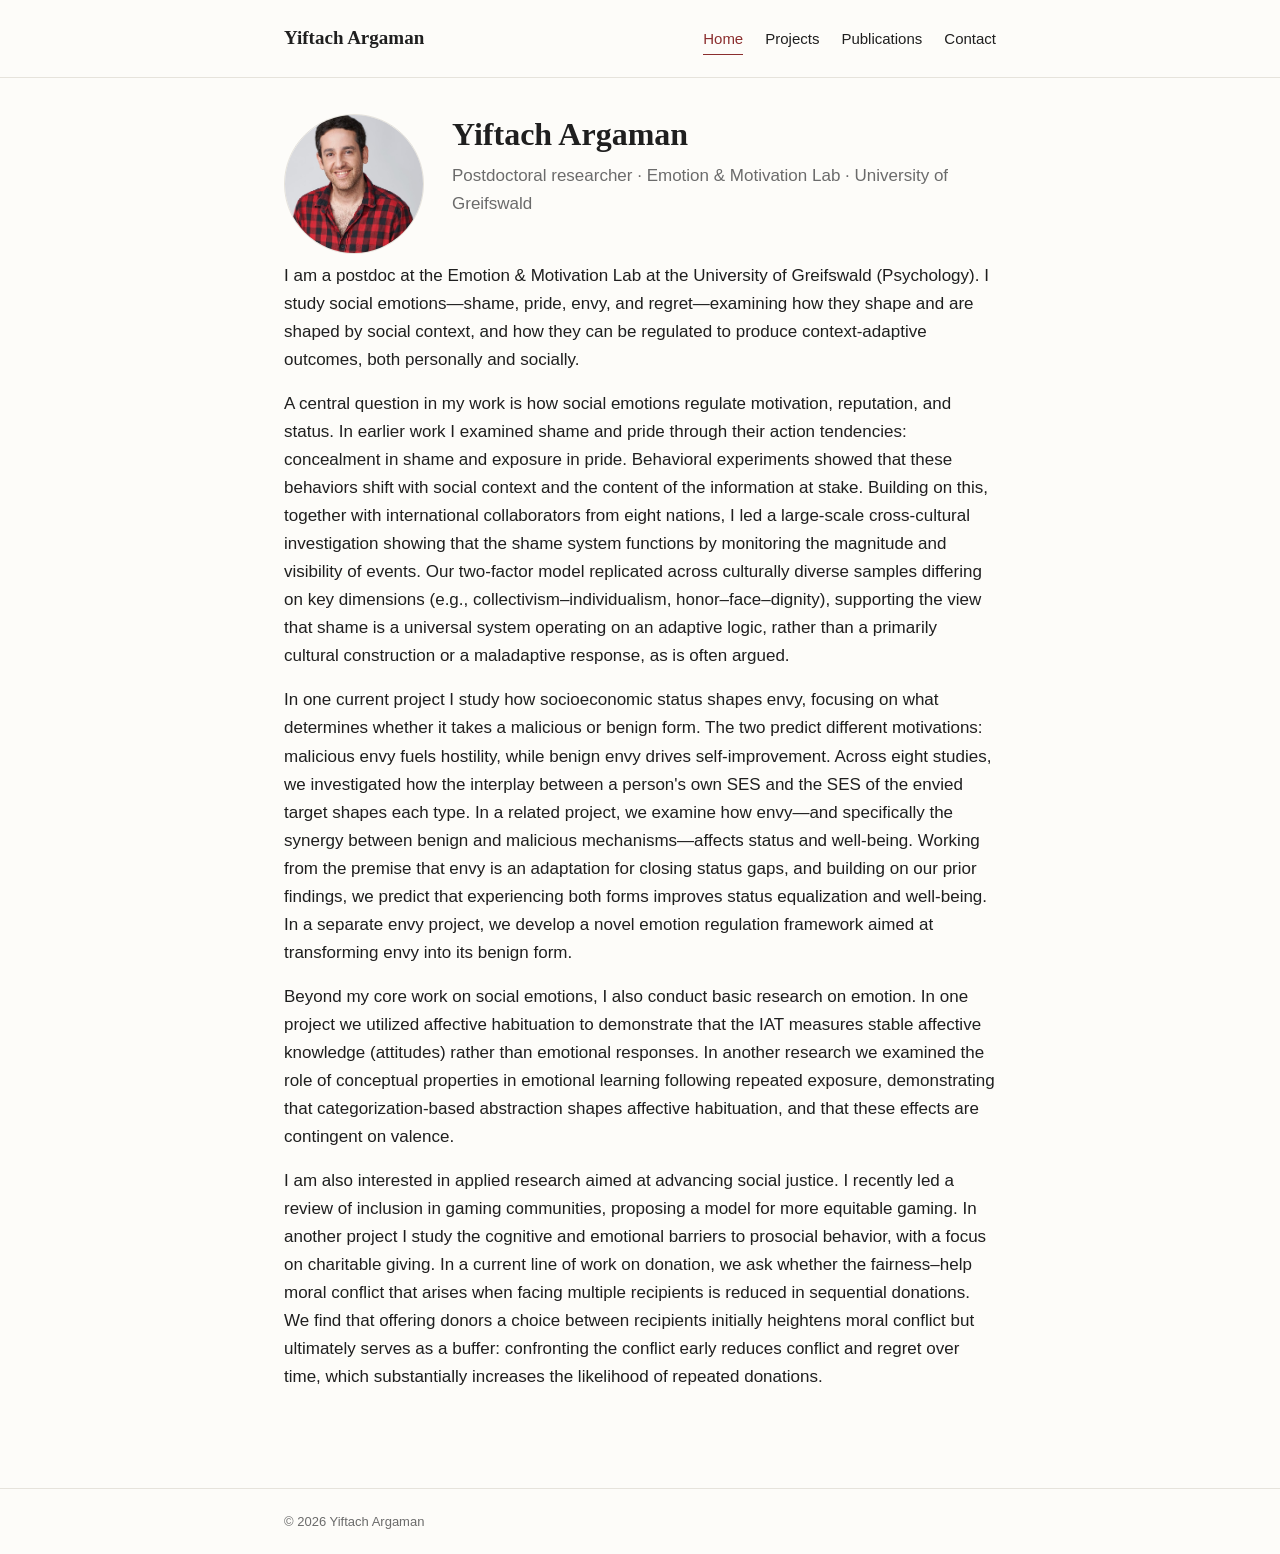
<file: index.html>
<!doctype html>
<html lang="en">
<head>
<meta name="google-site-verification" content="WyiFyaRzgyPe4Vfk2aZZRbiuQGdfLKsLaKZh_rSBrdE" />
<meta charset="utf-8">
<meta name="viewport" content="width=device-width, initial-scale=1">
<title>Yiftach Argaman</title>
<meta name="description" content="Yiftach Argaman — postdoctoral researcher in social emotions at the University of Greifswald.">
<link rel="stylesheet" href="styles.css">
</head>
<body>
<header class="site">
  <div class="container">
    <nav class="site">
      <span class="name">Yiftach Argaman</span>
      <a href="index.html" class="active">Home</a>
      <a href="projects.html">Projects</a>
      <a href="publications.html">Publications</a>
      <a href="contact.html">Contact</a>
    </nav>
  </div>
</header>
<main>
  <div class="container">
    <div class="hero">
      <img class="photo" src="profile.jpeg" alt="Yiftach Argaman">
      <div class="intro">
        <h1>Yiftach Argaman</h1>
        <p class="tagline">Postdoctoral researcher · Emotion &amp; Motivation Lab · University of Greifswald</p>
      </div>
    </div>
    <p>I am a postdoc at the Emotion &amp; Motivation Lab at the University of Greifswald (Psychology). I study social emotions—shame, pride, envy, and regret—examining how they shape and are shaped by social context, and how they can be regulated to produce context-adaptive outcomes, both personally and socially.</p>
    <p>A central question in my work is how social emotions regulate motivation, reputation, and status. In earlier work I examined shame and pride through their action tendencies: concealment in shame and exposure in pride. Behavioral experiments showed that these behaviors shift with social context and the content of the information at stake. Building on this, together with international collaborators from eight nations, I led a large-scale cross-cultural investigation showing that the shame system functions by monitoring the magnitude and visibility of events. Our two-factor model replicated across culturally diverse samples differing on key dimensions (e.g., collectivism–individualism, honor–face–dignity), supporting the view that shame is a universal system operating on an adaptive logic, rather than a primarily cultural construction or a maladaptive response, as is often argued.</p>
    <p>In one current project I study how socioeconomic status shapes envy, focusing on what determines whether it takes a malicious or benign form. The two predict different motivations: malicious envy fuels hostility, while benign envy drives self-improvement. Across eight studies, we investigated how the interplay between a person's own SES and the SES of the envied target shapes each type. In a related project, we examine how envy—and specifically the synergy between benign and malicious mechanisms—affects status and well-being. Working from the premise that envy is an adaptation for closing status gaps, and building on our prior findings, we predict that experiencing both forms improves status equalization and well-being. In a separate envy project, we develop a novel emotion regulation framework aimed at transforming envy into its benign form.</p>
    <p>Beyond my core work on social emotions, I also conduct basic research on emotion. In one project we utilized affective habituation to demonstrate that the IAT measures stable affective knowledge (attitudes) rather than emotional responses. In another research we examined the role of conceptual properties in emotional learning following repeated exposure, demonstrating that categorization-based abstraction shapes affective habituation, and that these effects are contingent on valence.</p>
    <p>I am also interested in applied research aimed at advancing social justice. I recently led a review of inclusion in gaming communities, proposing a model for more equitable gaming. In another project I study the cognitive and emotional barriers to prosocial behavior, with a focus on charitable giving. In a current line of work on donation, we ask whether the fairness–help moral conflict that arises when facing multiple recipients is reduced in sequential donations. We find that offering donors a choice between recipients initially heightens moral conflict but ultimately serves as a buffer: confronting the conflict early reduces conflict and regret over time, which substantially increases the likelihood of repeated donations.</p>
  </div>
</main>
<footer class="site">
  <div class="container">© <span id="year"></span> Yiftach Argaman</div>
</footer>
<script>document.getElementById('year').textContent = new Date().getFullYear();</script>
</body>
</html>
</file>
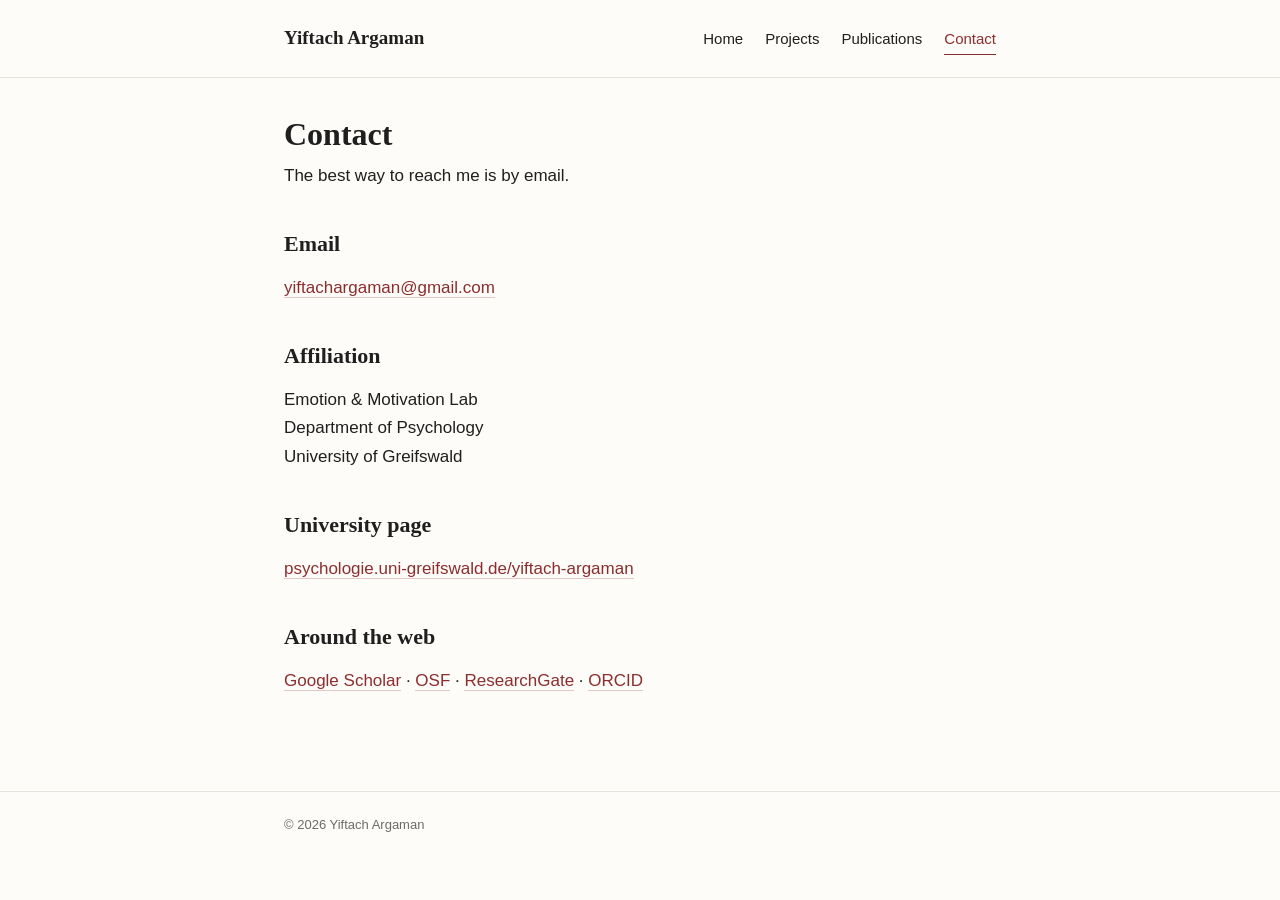
<file: contact.html>
<!doctype html>
<html lang="en">
<head>
<meta charset="utf-8">
<meta name="viewport" content="width=device-width, initial-scale=1">
<title>Contact · Yiftach Argaman</title>
<link rel="stylesheet" href="styles.css">
</head>
<body>
<header class="site">
  <div class="container">
    <nav class="site">
      <span class="name">Yiftach Argaman</span>
      <a href="index.html">Home</a>
      <a href="projects.html">Projects</a>
      <a href="publications.html">Publications</a>
      <a href="contact.html" class="active">Contact</a>
    </nav>
  </div>
</header>

<main>
  <div class="container">
    <h1>Contact</h1>
    <p>The best way to reach me is by email.</p>

    <h2>Email</h2>
    <p><a href="mailto:yiftachargaman@gmail.com">yiftachargaman@gmail.com</a></p>

    <h2>Affiliation</h2>
    <p>
      Emotion &amp; Motivation Lab<br>
      Department of Psychology<br>
      University of Greifswald
    </p>

    <h2>University page</h2>
    <p><a href="https://psychologie.uni-greifswald.de/yiftach-argaman/">psychologie.uni-greifswald.de/yiftach-argaman</a></p>

    <h2>Around the web</h2>
    <p>
      <a href="https://scholar.google.com/scholar?hl=iw&amp;as_sdt=0%2C5&amp;q=Yiftach+Argaman&amp;btnG=&amp;oq=y">Google Scholar</a> ·
      <a href="https://osf.io/my-projects?tab=1&amp;page=1">OSF</a> ·
      <a href="https://www.researchgate.net/profile/Yiftach-Argaman?ev=hdr_xprf">ResearchGate</a> ·
      <a href="https://orcid.org/0000-0002-1736-9651">ORCID</a>
    </p>
  </div>
</main>

<footer class="site">
  <div class="container">© <span id="year"></span> Yiftach Argaman</div>
</footer>
<script>document.getElementById('year').textContent = new Date().getFullYear();</script>
</body>
</html>
</file>
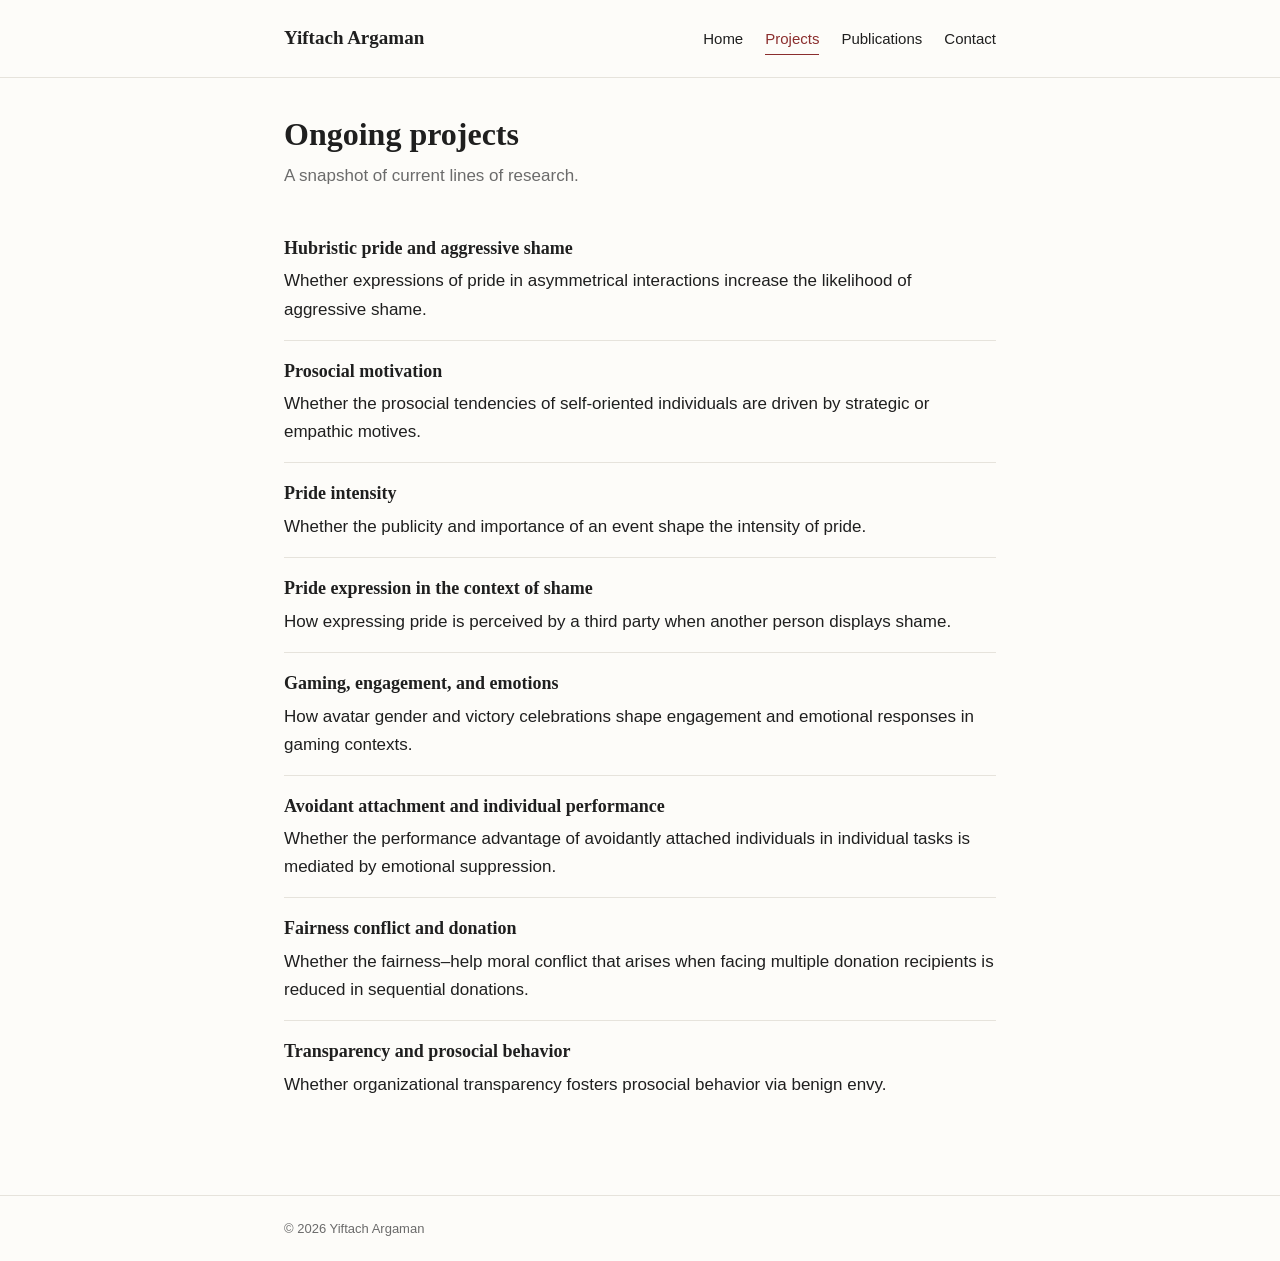
<file: projects.html>
<!doctype html>
<html lang="en">
<head>
<meta charset="utf-8">
<meta name="viewport" content="width=device-width, initial-scale=1">
<title>Projects · Yiftach Argaman</title>
<link rel="stylesheet" href="styles.css">
</head>
<body>
<header class="site">
  <div class="container">
    <nav class="site">
      <span class="name">Yiftach Argaman</span>
      <a href="index.html">Home</a>
      <a href="projects.html" class="active">Projects</a>
      <a href="publications.html">Publications</a>
      <a href="contact.html">Contact</a>
    </nav>
  </div>
</header>

<main>
  <div class="container">
    <h1>Ongoing projects</h1>
    <p class="tagline">A snapshot of current lines of research.</p>

    <section class="project">
      <h3>Hubristic pride and aggressive shame</h3>
      <p>Whether expressions of pride in asymmetrical interactions increase the likelihood of aggressive shame.</p>
    </section>

    <section class="project">
      <h3>Prosocial motivation</h3>
      <p>Whether the prosocial tendencies of self-oriented individuals are driven by strategic or empathic motives.</p>
    </section>

    <section class="project">
      <h3>Pride intensity</h3>
      <p>Whether the publicity and importance of an event shape the intensity of pride.</p>
    </section>

    <section class="project">
      <h3>Pride expression in the context of shame</h3>
      <p>How expressing pride is perceived by a third party when another person displays shame.</p>
    </section>

    <section class="project">
      <h3>Gaming, engagement, and emotions</h3>
      <p>How avatar gender and victory celebrations shape engagement and emotional responses in gaming contexts.</p>
    </section>

    <section class="project">
      <h3>Avoidant attachment and individual performance</h3>
      <p>Whether the performance advantage of avoidantly attached individuals in individual tasks is mediated by emotional suppression.</p>
    </section>

    <section class="project">
      <h3>Fairness conflict and donation</h3>
      <p>Whether the fairness–help moral conflict that arises when facing multiple donation recipients is reduced in sequential donations.</p>
    </section>

    <section class="project">
      <h3>Transparency and prosocial behavior</h3>
      <p>Whether organizational transparency fosters prosocial behavior via benign envy.</p>
    </section>
  </div>
</main>

<footer class="site">
  <div class="container">© <span id="year"></span> Yiftach Argaman</div>
</footer>
<script>document.getElementById('year').textContent = new Date().getFullYear();</script>
</body>
</html>
</file>
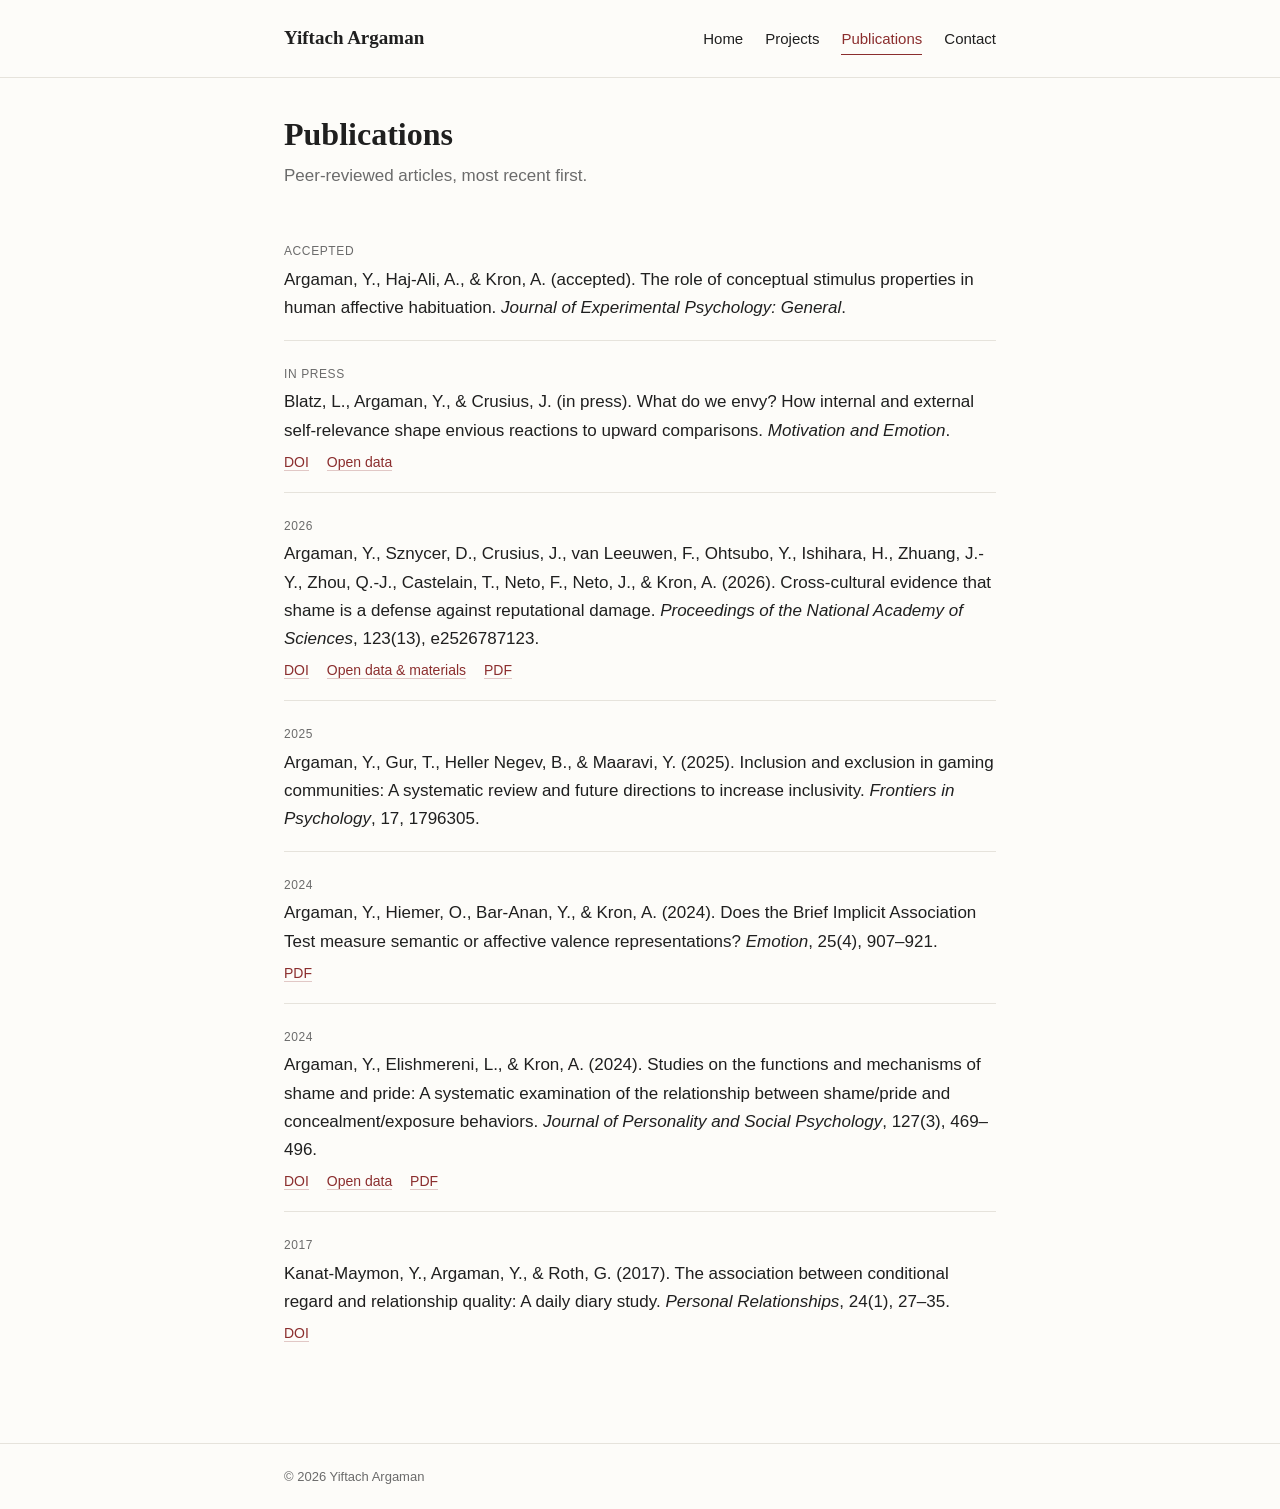
<file: publications.html>
<!doctype html>
<html lang="en">
<head>
<meta charset="utf-8">
<meta name="viewport" content="width=device-width, initial-scale=1">
<title>Publications · Yiftach Argaman</title>
<link rel="stylesheet" href="styles.css">
</head>
<body>
<header class="site">
  <div class="container">
    <nav class="site">
      <span class="name">Yiftach Argaman</span>
      <a href="index.html">Home</a>
      <a href="projects.html">Projects</a>
      <a href="publications.html" class="active">Publications</a>
      <a href="contact.html">Contact</a>
    </nav>
  </div>
</header>

<main>
  <div class="container">
    <h1>Publications</h1>
    <p class="tagline">Peer-reviewed articles, most recent first.</p>

    <ol class="pub-list">
      <li>
        <span class="year-tag">Accepted</span><br>
        Argaman, Y., Haj-Ali, A., &amp; Kron, A. (accepted). The role of conceptual stimulus properties in human affective habituation. <em>Journal of Experimental Psychology: General</em>.
      </li>

      <li>
        <span class="year-tag">In press</span><br>
        Blatz, L., Argaman, Y., &amp; Crusius, J. (in press). What do we envy? How internal and external self-relevance shape envious reactions to upward comparisons. <em>Motivation and Emotion</em>.
        <div class="pub-links">
          <a href="https://doi.org/10.1007/s11031-026-10239-0">DOI</a>
          <a href="https://osf.io/c6e9p">Open data</a>
        </div>
      </li>

      <li>
        <span class="year-tag">2026</span><br>
        Argaman, Y., Sznycer, D., Crusius, J., van Leeuwen, F., Ohtsubo, Y., Ishihara, H., Zhuang, J.-Y., Zhou, Q.-J., Castelain, T., Neto, F., Neto, J., &amp; Kron, A. (2026). Cross-cultural evidence that shame is a defense against reputational damage. <em>Proceedings of the National Academy of Sciences</em>, 123(13), e2526787123.
        <div class="pub-links">
          <a href="https://doi.org/10.1073/pnas.2526787123">DOI</a>
          <a href="https://osf.io/vs7gy">Open data &amp; materials</a>
          <a href="https://drive.google.com/file/d/1FfG7UOZZD0Yj116n2Bm3PZpxr_R3l4Iv/view?usp=sharing">PDF</a>
        </div>
      </li>

      <li>
        <span class="year-tag">2025</span><br>
        Argaman, Y., Gur, T., Heller Negev, B., &amp; Maaravi, Y. (2025). Inclusion and exclusion in gaming communities: A systematic review and future directions to increase inclusivity. <em>Frontiers in Psychology</em>, 17, 1796305.
      </li>

      <li>
        <span class="year-tag">2024</span><br>
        Argaman, Y., Hiemer, O., Bar-Anan, Y., &amp; Kron, A. (2024). Does the Brief Implicit Association Test measure semantic or affective valence representations? <em>Emotion</em>, 25(4), 907–921.
        <div class="pub-links">
          <a href="http://www.researchgate.net/profile/Yiftach-Argaman/publication/387106871_Does_the_Brief_Implicit_Association_Test_measure_semantic_or_affective_valence_representations/links/68bb3ef56fe8e57ec8e2a3f2/Does-the-Brief-Implicit-Association-Test-Measure-Semantic-or-Affective-Valence-Representations.pdf">PDF</a>
        </div>
      </li>

      <li>
        <span class="year-tag">2024</span><br>
        Argaman, Y., Elishmereni, L., &amp; Kron, A. (2024). Studies on the functions and mechanisms of shame and pride: A systematic examination of the relationship between shame/pride and concealment/exposure behaviors. <em>Journal of Personality and Social Psychology</em>, 127(3), 469–496.
        <div class="pub-links">
          <a href="https://doi.org/10.1037/pspa0000399">DOI</a>
          <a href="https://osf.io/nxjbr/">Open data</a>
          <a href="https://www.researchgate.net/profile/Yiftach-Argaman/publication/383154594_Studies_on_the_functions_and_mechanisms_of_shame_and_pride_A_systematic_examination_of_the_relationship_between_shamepride_and_concealmentexposure_behaviors/links/66de86d12390e50b2c7a4de9/Studies-on-the-Functions-and-Mechanisms-of-Shame-and-Pride-A-Systematic-Examination-of-the-Relationship-Between-Shame-Pride-and-Concealment-Exposure-Behaviors.pdf">PDF</a>
        </div>
      </li>

      <li>
        <span class="year-tag">2017</span><br>
        Kanat-Maymon, Y., Argaman, Y., &amp; Roth, G. (2017). The association between conditional regard and relationship quality: A daily diary study. <em>Personal Relationships</em>, 24(1), 27–35.
        <div class="pub-links">
          <a href="https://doi.org/10.1111/pere.12164">DOI</a>
        </div>
      </li>
    </ol>
  </div>
</main>

<footer class="site">
  <div class="container">© <span id="year"></span> Yiftach Argaman</div>
</footer>
<script>document.getElementById('year').textContent = new Date().getFullYear();</script>
</body>
</html>
</file>
<file: styles.css>
:root {
  --text: #1f1f1f;
  --muted: #6b6b6b;
  --accent: #8b2e2e;
  --bg: #fdfcf9;
  --rule: #e6e3dc;
  --max: 760px;
}

* { box-sizing: border-box; }
html { -webkit-text-size-adjust: 100%; }
body {
  margin: 0;
  font-family: -apple-system, BlinkMacSystemFont, "Segoe UI", "Helvetica Neue", Arial, sans-serif;
  font-size: 17px;
  line-height: 1.65;
  color: var(--text);
  background: var(--bg);
}

header.site { border-bottom: 1px solid var(--rule); }
.container { max-width: var(--max); margin: 0 auto; padding: 0 24px; }

nav.site {
  display: flex;
  flex-wrap: wrap;
  gap: 22px;
  padding: 22px 0;
  align-items: baseline;
}
nav.site .name {
  font-family: Georgia, "Times New Roman", serif;
  font-weight: 600;
  font-size: 19px;
  margin-right: auto;
}
nav.site a {
  color: var(--text);
  text-decoration: none;
  border-bottom: 1px solid transparent;
  padding-bottom: 2px;
  font-size: 15px;
}
nav.site a:hover, nav.site a.active {
  border-bottom-color: var(--accent);
  color: var(--accent);
}

main { padding: 36px 0 80px; }

h1, h2, h3 {
  font-family: Georgia, "Times New Roman", serif;
  font-weight: 600;
  color: var(--text);
}
h1 { font-size: 32px; line-height: 1.25; margin: 0 0 8px; }
h2 { font-size: 22px; margin: 36px 0 12px; }
h3 { font-size: 18px; margin: 24px 0 6px; }
.tagline { color: var(--muted); margin: 0 0 28px; font-size: 17px; }
p { margin: 0 0 16px; }

a {
  color: var(--accent);
  text-decoration: none;
  border-bottom: 1px solid rgba(139, 46, 46, 0.25);
}
a:hover { border-bottom-color: var(--accent); }

/* Home hero */
.hero {
  display: flex;
  gap: 28px;
  align-items: flex-start;
  margin-bottom: 8px;
}
.hero .photo {
  flex: 0 0 140px;
  width: 140px;
  height: 140px;
  border-radius: 50%;
  object-fit: cover;
  background: #eceae3;
  border: 1px solid var(--rule);
  display: block;
}
.hero .intro { flex: 1; min-width: 0; }

@media (max-width: 560px) {
  .hero { flex-direction: column; }
  .hero .photo { width: 120px; height: 120px; flex: 0 0 auto; }
  h1 { font-size: 26px; }
  body { font-size: 16px; }
}

/* Publications */
.pub-list { list-style: none; padding: 0; margin: 0; }
.pub-list li { padding: 18px 0; border-bottom: 1px solid var(--rule); }
.pub-list li:last-child { border-bottom: 0; }
.pub-links { font-size: 14px; margin-top: 6px; }
.pub-links a { margin-right: 14px; }
.year-tag {
  display: inline-block;
  font-size: 12px;
  letter-spacing: 0.05em;
  text-transform: uppercase;
  color: var(--muted);
  margin-bottom: 4px;
}

/* Projects */
.project { padding: 16px 0; border-bottom: 1px solid var(--rule); }
.project:last-child { border-bottom: 0; }
.project h3 { margin: 0 0 4px; }
.project p { margin: 0; }

footer.site {
  border-top: 1px solid var(--rule);
  padding: 22px 0;
  font-size: 13px;
  color: var(--muted);
}
</file>
